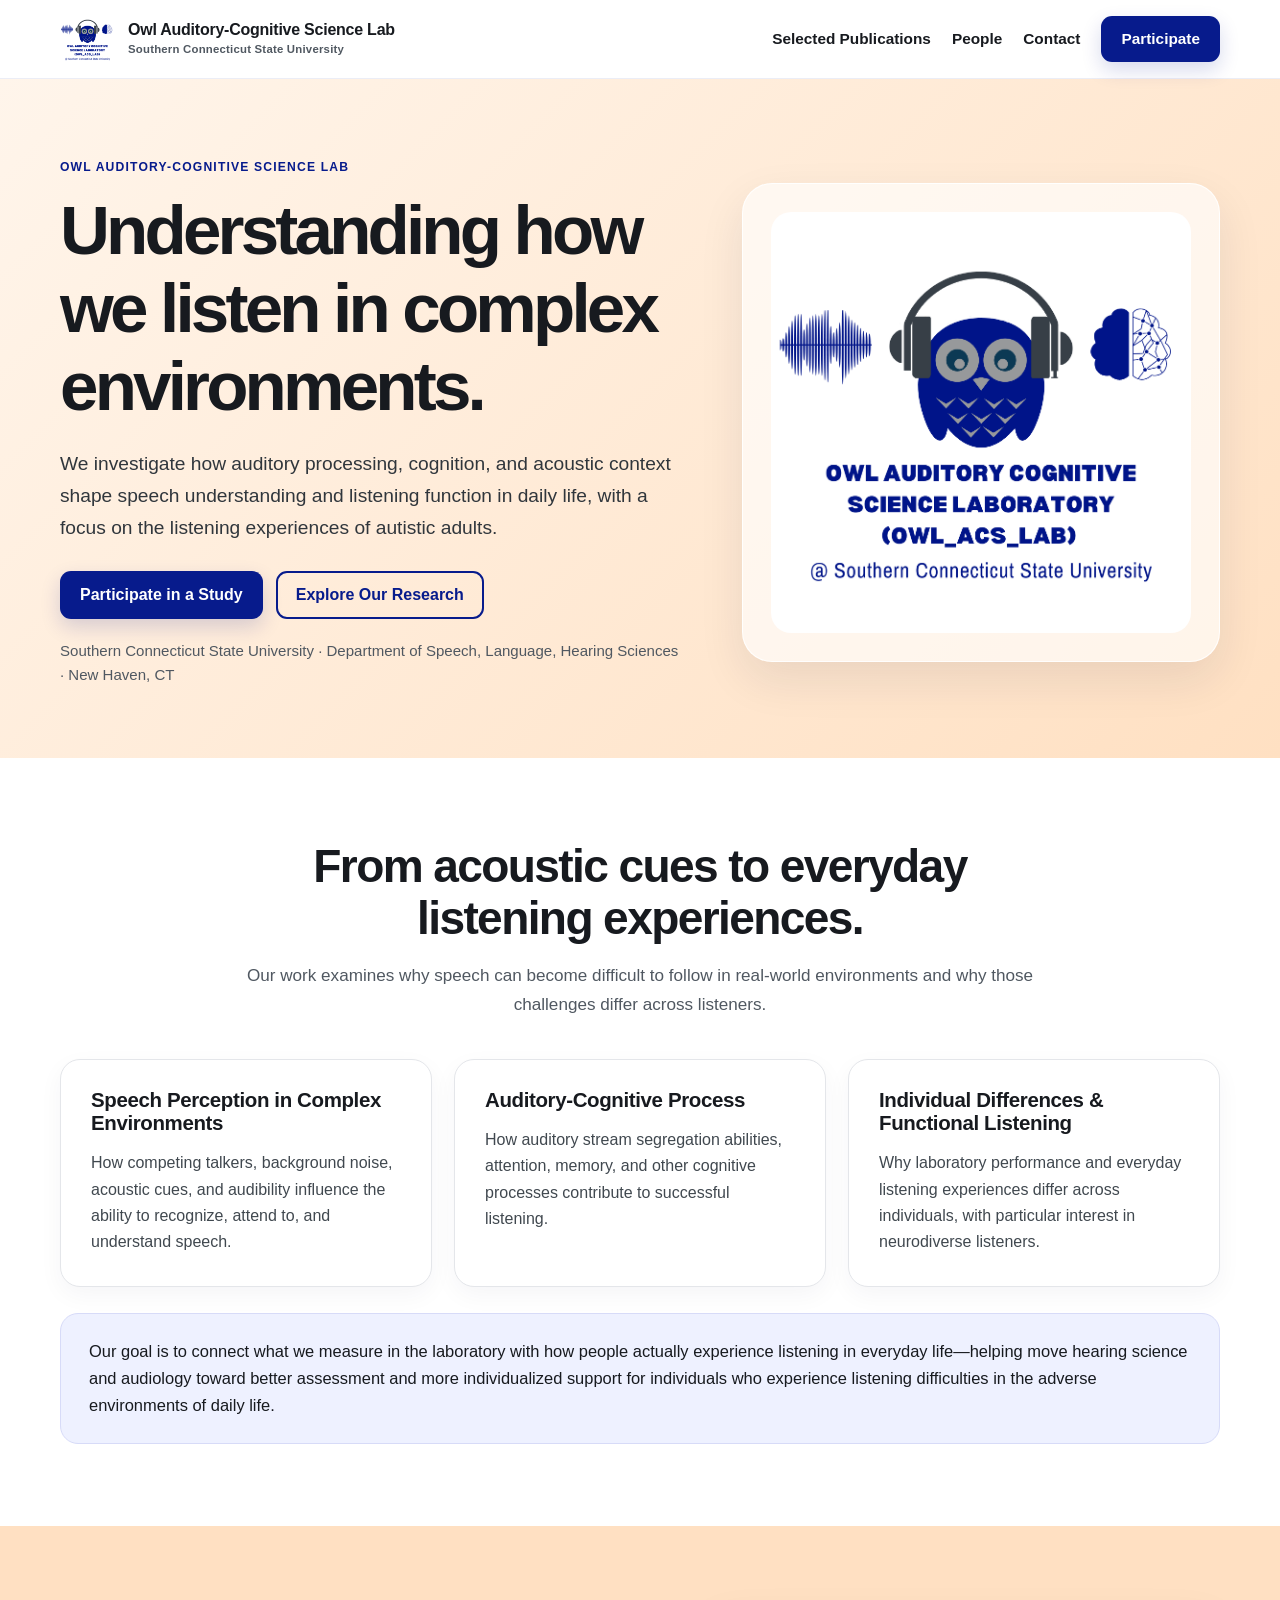
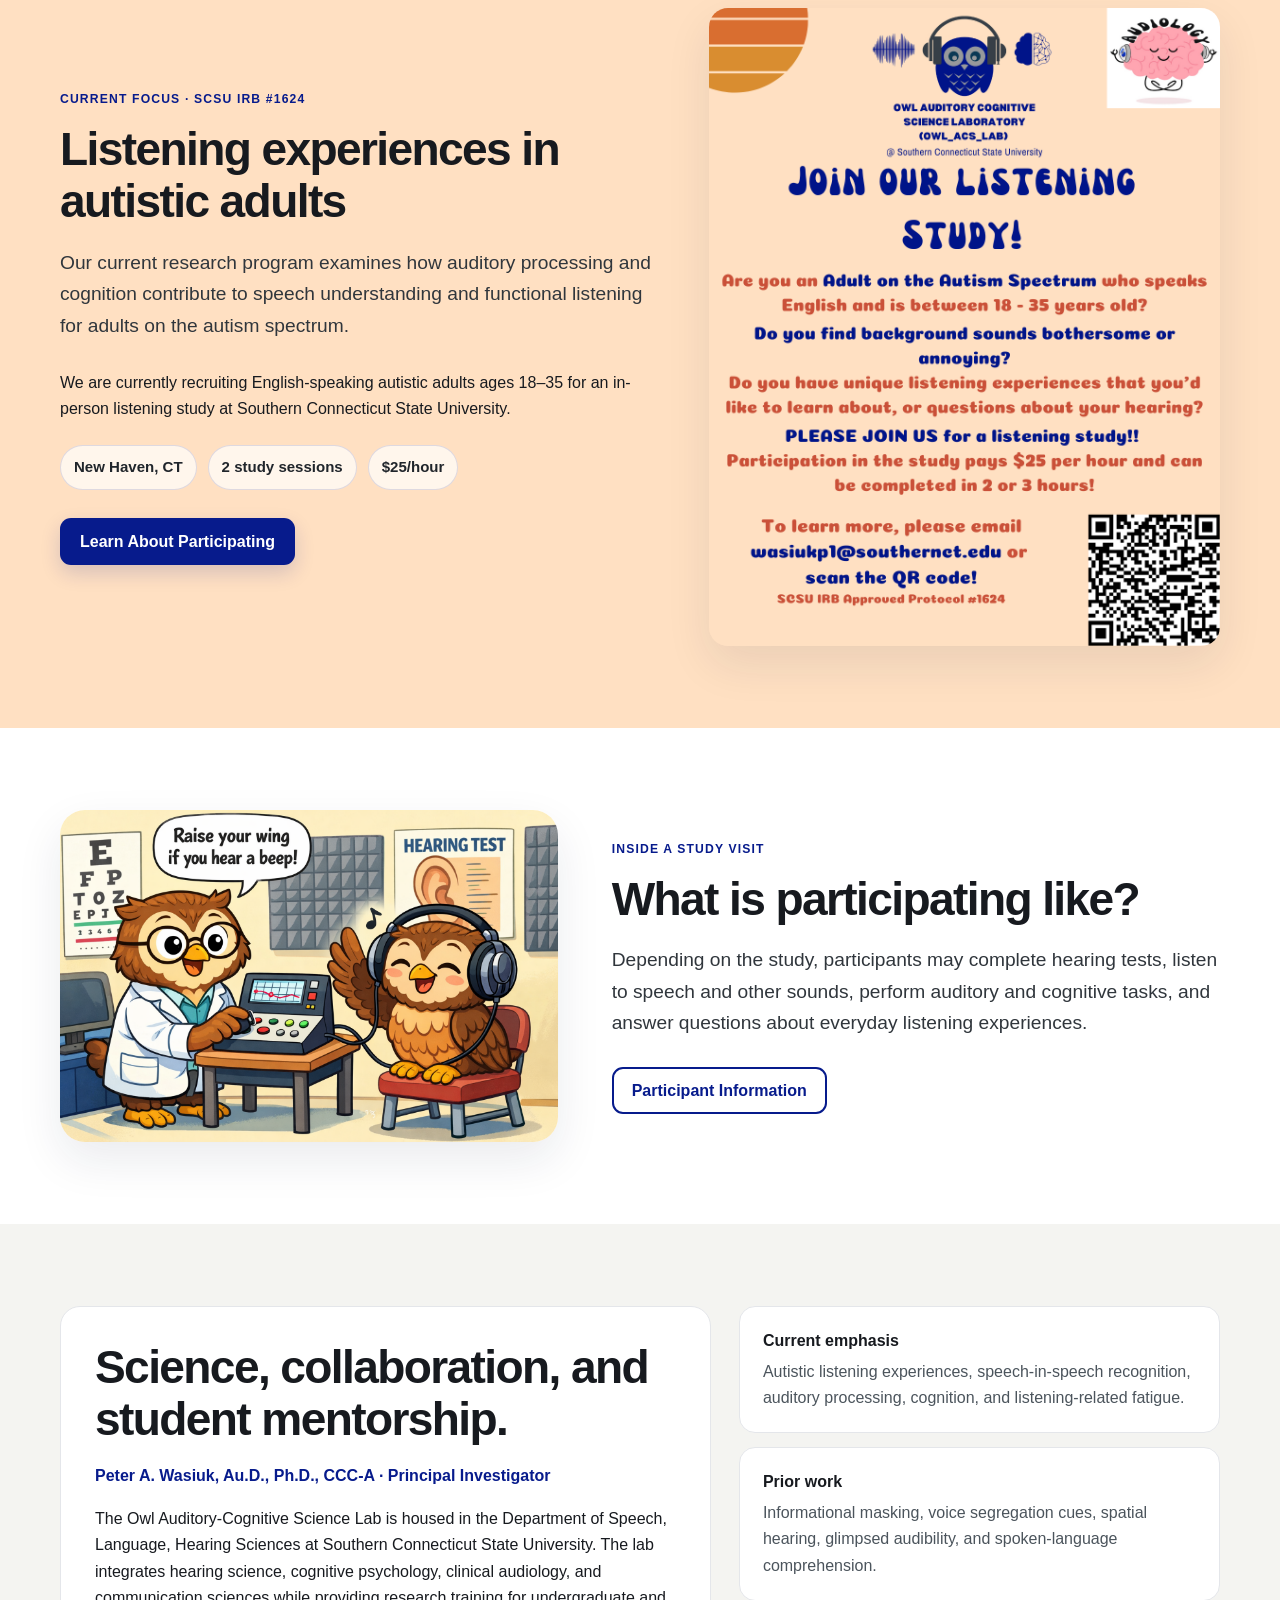
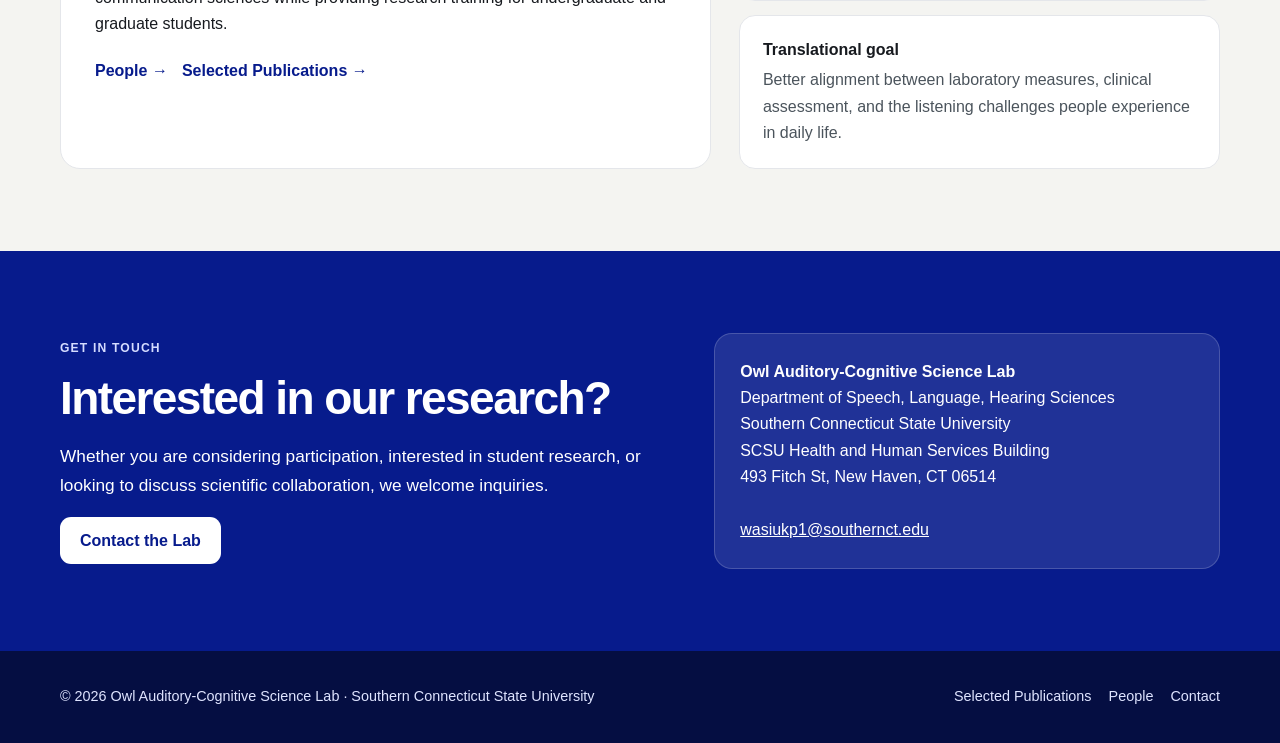
<file: index.html>
<!doctype html>
<html lang="en">
<head>
  <meta charset="utf-8">
  <meta name="viewport" content="width=device-width, initial-scale=1">
  <meta name="description" content="The Owl Auditory-Cognitive Science Lab at Southern Connecticut State University studies speech understanding, auditory processing, cognition, and everyday listening, with a current focus on autistic adults.">
  <title>Owl Auditory-Cognitive Science Lab | Southern Connecticut State University</title>
  <link rel="icon" type="image/png" href="assets/owl-acs-logo.png">
  <link rel="stylesheet" href="styles.css">
</head>
<body>
<header class="site-header"><div class="container nav">
  <a class="brand" href="./"><img src="assets/owl-acs-logo.png" alt="Owl Auditory-Cognitive Science Lab logo"><span class="brand-text">Owl Auditory-Cognitive Science Lab<small>Southern Connecticut State University</small></span></a>
  <nav class="nav-links" aria-label="Primary navigation"><a href="publications/">Selected Publications</a><a href="people/">People</a><a href="contact/">Contact</a><a class="btn btn-primary" href="contact/#interest-form">Participate</a></nav>
</div></header>
<main>
<section class="hero"><div class="container hero-grid">
  <div><div class="eyebrow">Owl Auditory-Cognitive Science Lab</div>
    <h1>Understanding how we listen in complex environments.</h1>
    <p class="lede">We investigate how auditory processing, cognition, and acoustic context shape speech understanding and listening function in daily life, with a focus on the listening experiences of autistic adults.</p>
    <div class="hero-actions"><a class="btn btn-primary" href="contact/">Participate in a Study</a><a class="btn btn-secondary" href="#research">Explore Our Research</a></div>
    <div class="affiliation">Southern Connecticut State University · Department of Speech, Language, Hearing Sciences · New Haven, CT</div>
  </div>
  <div class="hero-art"><img src="assets/owl-acs-logo.png" alt="Owl wearing headphones between a sound waveform and brain graphic"></div>
</div></section>

<section class="section section-white" id="research"><div class="container">
  <div class="section-heading"><h2>From acoustic cues to everyday listening experiences.</h2><p>Our work examines why speech can become difficult to follow in real-world environments and why those challenges differ across listeners.</p></div>
  <div class="cards">
    <article class="card"><h3>Speech Perception in Complex Environments</h3><p>How competing talkers, background noise, acoustic cues, and audibility influence the ability to recognize, attend to, and understand speech.</p></article>
    <article class="card"><h3>Auditory-Cognitive Process</h3><p>How auditory stream segregation abilities, attention, memory, and other cognitive processes contribute to successful listening.</p></article>
    <article class="card"><h3>Individual Differences &amp; Functional Listening</h3><p>Why laboratory performance and everyday listening experiences differ across individuals, with particular interest in neurodiverse listeners.</p></article>
  </div>
  <div class="why-strip why-strip-simple"><span>Our goal is to connect what we measure in the laboratory with how people actually experience listening in everyday life—helping move hearing science and audiology toward better assessment and more individualized support for individuals who experience listening difficulties in the adverse environments of daily life.</span></div>
</div></section>

<section class="section section-peach"><div class="container study-grid">
  <div><div class="eyebrow">Current focus · SCSU IRB #1624</div><h2>Listening experiences in autistic adults</h2>
    <p class="lede">Our current research program examines how auditory processing and cognition contribute to speech understanding and functional listening for adults on the autism spectrum.</p>
    <p>We are currently recruiting English-speaking autistic adults ages 18–35 for an in-person listening study at Southern Connecticut State University.</p>
    <div class="quickfacts"><span class="quickfact">New Haven, CT</span><span class="quickfact">2 study sessions</span><span class="quickfact">$25/hour</span></div>
    <a class="btn btn-primary" href="contact/">Learn About Participating</a>
  </div>
  <div class="study-art"><img src="assets/current-study-flyer-2026.png" alt="Current participant recruitment flyer for autistic adults ages 18 to 35"></div>
</div></section>

<section class="section section-white"><div class="container two-col">
  <div class="illustration"><img src="assets/owl-hearing-test.png" alt="Cartoon owls completing a hearing test"></div>
  <div><div class="eyebrow">Inside a study visit</div><h2>What is participating like?</h2><p class="lede">Depending on the study, participants may complete hearing tests, listen to speech and other sounds, perform auditory and cognitive tasks, and answer questions about everyday listening experiences.</p>
    <a class="btn btn-secondary" href="contact/">Participant Information</a>
  </div>
</div></section>

<section class="section section-soft"><div class="container lab-mini">
  <div class="pi-card"><h2>Science, collaboration, and student mentorship.</h2><p class="role">Peter A. Wasiuk, Au.D., Ph.D., CCC-A · Principal Investigator</p><p>The Owl Auditory-Cognitive Science Lab is housed in the Department of Speech, Language, Hearing Sciences at Southern Connecticut State University. The lab integrates hearing science, cognitive psychology, clinical audiology, and communication sciences while providing research training for undergraduate and graduate students.</p><div class="link-row"><a href="people/">People →</a><a href="publications/">Selected Publications →</a></div></div>
  <div class="research-list"><div class="research-item"><strong>Current emphasis</strong><span>Autistic listening experiences, speech-in-speech recognition, auditory processing, cognition, and listening-related fatigue.</span></div><div class="research-item"><strong>Prior work</strong><span>Informational masking, voice segregation cues, spatial hearing, glimpsed audibility, and spoken-language comprehension.</span></div><div class="research-item"><strong>Translational goal</strong><span>Better alignment between laboratory measures, clinical assessment, and the listening challenges people experience in daily life.</span></div></div>
</div></section>

<section class="section section-navy"><div class="container contact-cta"><div><div class="eyebrow" style="color:#d5dcff">Get in touch</div><h2>Interested in our research?</h2><p style="font-size:1.08rem;max-width:720px">Whether you are considering participation, interested in student research, or looking to discuss scientific collaboration, we welcome inquiries.</p><a class="btn btn-light" href="contact/">Contact the Lab</a></div><div class="contact-details"><strong>Owl Auditory-Cognitive Science Lab</strong><br>Department of Speech, Language, Hearing Sciences<br>Southern Connecticut State University<br>SCSU Health and Human Services Building<br>493 Fitch St, New Haven, CT 06514<br><br><a href="mailto:wasiukp1@southernct.edu">wasiukp1@southernct.edu</a></div></div></section>
</main>
<footer><div class="container footer-grid"><div>© 2026 Owl Auditory-Cognitive Science Lab · Southern Connecticut State University</div><div class="footer-links"><a href="publications/">Selected Publications</a><a href="people/">People</a><a href="contact/">Contact</a></div></div></footer>
</body></html>
</file>
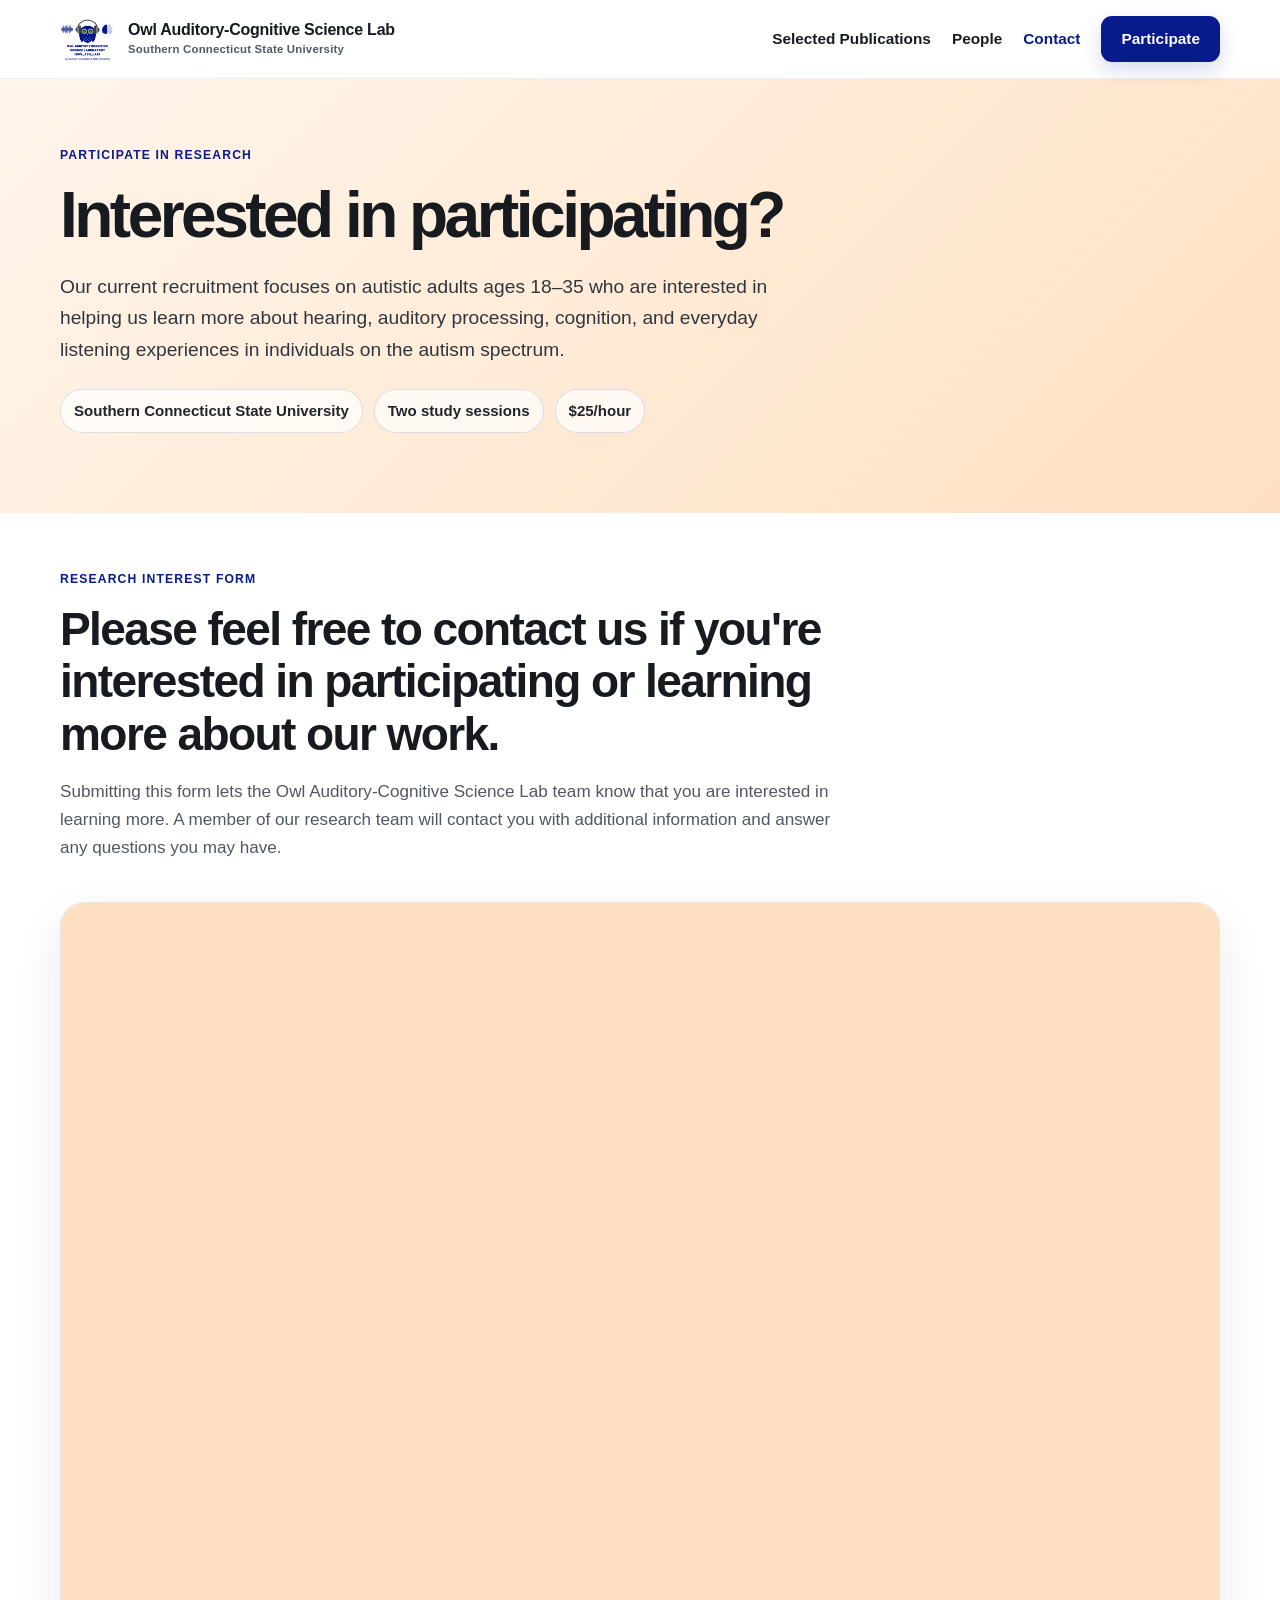
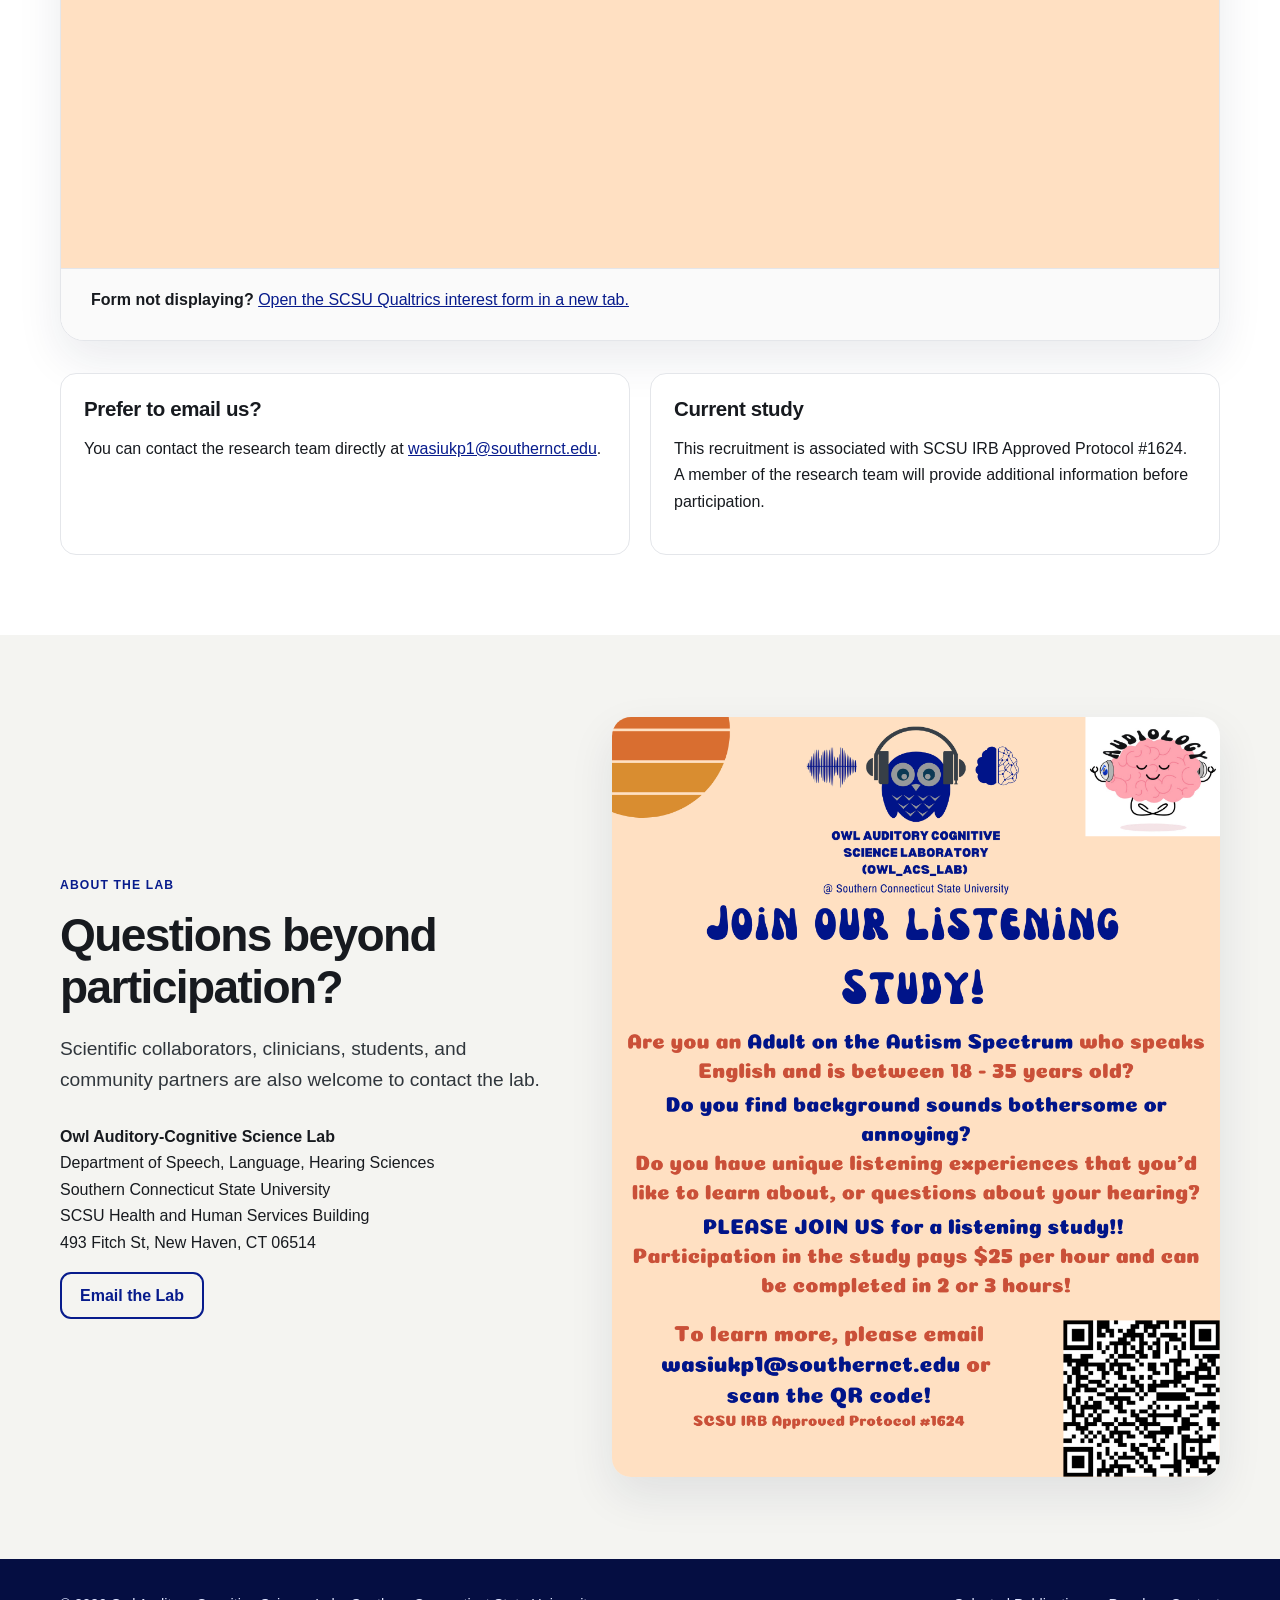
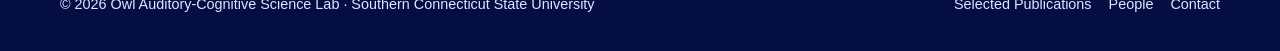
<file: contact/index.html>
<!doctype html><html lang="en"><head><meta charset="utf-8"><meta name="viewport" content="width=device-width, initial-scale=1"><meta name="description" content="Contact the Owl Auditory-Cognitive Science Lab and express interest in participating in research at Southern Connecticut State University."><title>Contact & Participate | Owl Auditory-Cognitive Science Lab</title><link rel="icon" type="image/png" href="../assets/owl-acs-logo.png"><link rel="stylesheet" href="../styles.css"></head><body>
<header class="site-header"><div class="container nav"><a class="brand" href="../"><img src="../assets/owl-acs-logo.png" alt="Owl Auditory-Cognitive Science Lab logo"><span class="brand-text">Owl Auditory-Cognitive Science Lab<small>Southern Connecticut State University</small></span></a><nav class="nav-links" aria-label="Primary navigation"><a href="../publications/">Selected Publications</a><a href="../people/">People</a><a href="./" aria-current="page">Contact</a><a class="btn btn-primary" href="#interest-form">Participate</a></nav></div></header>
<main><section class="page-hero"><div class="container"><div class="eyebrow">Participate in research</div><h1>Interested in participating?</h1><p class="lede">Our current recruitment focuses on autistic adults ages 18–35 who are interested in helping us learn more about hearing, auditory processing, cognition, and everyday listening experiences in individuals on the autism spectrum.</p><div class="quickfacts"><span class="quickfact">Southern Connecticut State University</span><span class="quickfact">Two study sessions</span><span class="quickfact">$25/hour</span></div></div></section>
<section class="form-wrap" id="interest-form"><div class="container"><div class="section-heading left"><div class="eyebrow">Research interest form</div><h2>Please feel free to contact us if you're interested in participating or learning more about our work.</h2><p>Submitting this form lets the Owl Auditory-Cognitive Science Lab team know that you are interested in learning more. A member of our research team will contact you with additional information and answer any questions you may have.</p></div>
<div class="form-card"><iframe class="form-frame" title="OWL Auditory-Cognitive Science Lab research interest form" src="https://scsu.iad1.qualtrics.com/jfe/form/SV_3C5GVR7Ved3Ia1g" loading="lazy"></iframe><div class="fallback"><strong>Form not displaying?</strong> <a href="https://scsu.iad1.qualtrics.com/jfe/form/SV_3C5GVR7Ved3Ia1g" target="_blank" rel="noopener">Open the SCSU Qualtrics interest form in a new tab.</a></div></div>
<div class="info-grid"><div class="info-box"><h3>Prefer to email us?</h3><p>You can contact the research team directly at <a href="mailto:wasiukp1@southernct.edu">wasiukp1@southernct.edu</a>.</p></div><div class="info-box"><h3>Current study</h3><p>This recruitment is associated with SCSU IRB Approved Protocol #1624. A member of the research team will provide additional information before participation.</p></div></div>
</div></section>
<section class="section section-soft"><div class="container two-col"><div><div class="eyebrow">About the lab</div><h2>Questions beyond participation?</h2><p class="lede">Scientific collaborators, clinicians, students, and community partners are also welcome to contact the lab.</p><p><strong>Owl Auditory-Cognitive Science Lab</strong><br>Department of Speech, Language, Hearing Sciences<br>Southern Connecticut State University<br>SCSU Health and Human Services Building<br>493 Fitch St, New Haven, CT 06514</p><a class="btn btn-secondary" href="mailto:wasiukp1@southernct.edu">Email the Lab</a></div><div class="study-art"><img src="../assets/current-study-flyer-2026.png" alt="Current recruitment flyer for the Owl Auditory-Cognitive Science Lab"></div></div></section>
</main><footer><div class="container footer-grid"><div>© 2026 Owl Auditory-Cognitive Science Lab · Southern Connecticut State University</div><div class="footer-links"><a href="../publications/">Selected Publications</a><a href="../people/">People</a><a href="./">Contact</a></div></div></footer></body></html>
</file>
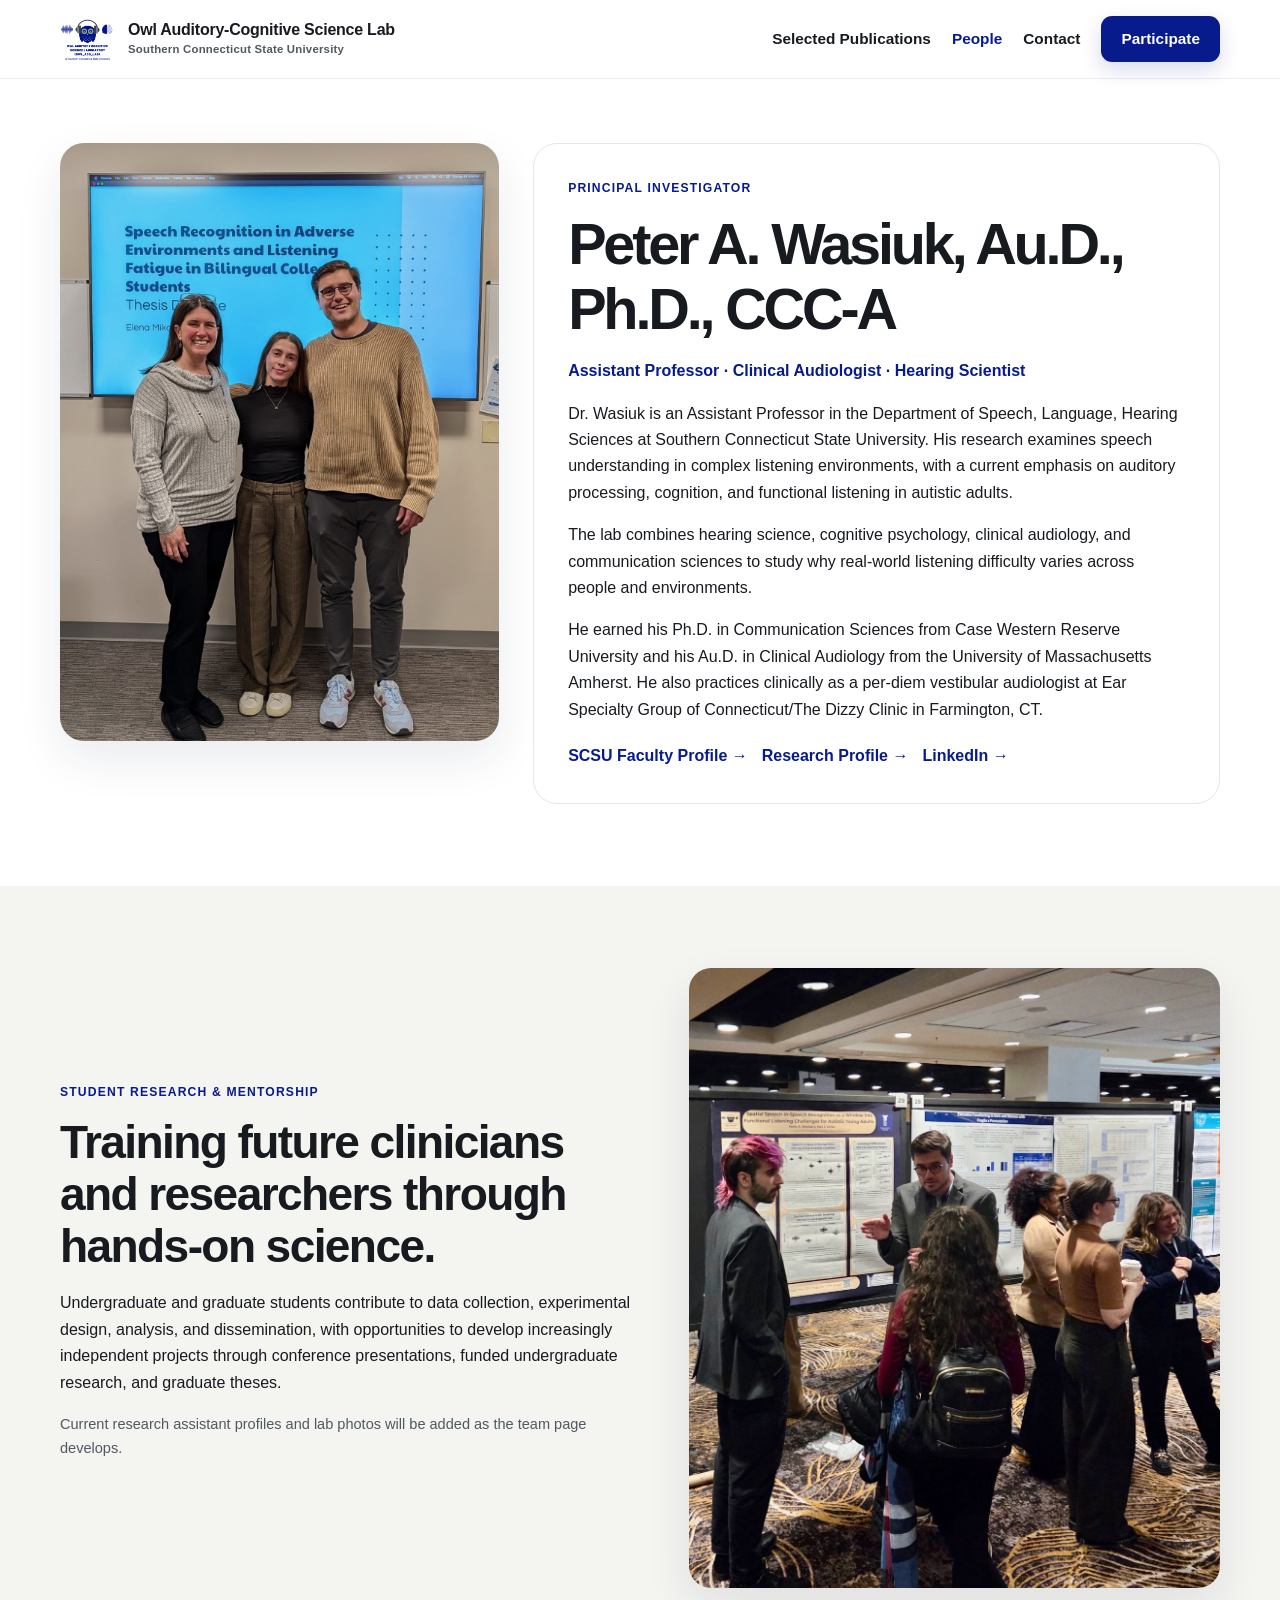
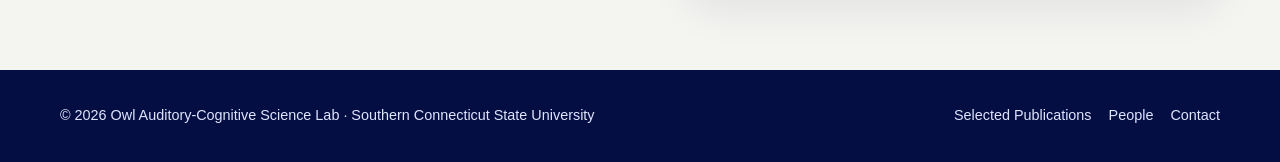
<file: people/index.html>
<!doctype html>
<html lang="en"><head><meta charset="utf-8"><meta name="viewport" content="width=device-width, initial-scale=1"><meta name="description" content="People and mentorship in the Owl Auditory-Cognitive Science Lab at Southern Connecticut State University."><title>People | Owl Auditory-Cognitive Science Lab</title><link rel="icon" type="image/png" href="../assets/owl-acs-logo.png"><link rel="stylesheet" href="../styles.css"></head><body>
<header class="site-header"><div class="container nav"><a class="brand" href="../"><img src="../assets/owl-acs-logo.png" alt="Owl Auditory-Cognitive Science Lab logo"><span class="brand-text">Owl Auditory-Cognitive Science Lab<small>Southern Connecticut State University</small></span></a><nav class="nav-links" aria-label="Primary navigation"><a href="../publications/">Selected Publications</a><a href="./" aria-current="page">People</a><a href="../contact/">Contact</a><a class="btn btn-primary" href="../contact/#interest-form">Participate</a></nav></div></header>
<main>
<section class="section section-white people-intro"><div class="container person-grid">
  <div class="person-photo"><img src="../assets/peter-student-research.jpg" alt="Peter Wasiuk with a student following a research presentation at Southern Connecticut State University"></div>
  <article class="person-copy"><div class="eyebrow">Principal investigator</div><h1 class="person-name">Peter A. Wasiuk, Au.D., Ph.D., CCC-A</h1><p class="role">Assistant Professor · Clinical Audiologist · Hearing Scientist</p><p>Dr. Wasiuk is an Assistant Professor in the Department of Speech, Language, Hearing Sciences at Southern Connecticut State University. His research examines speech understanding in complex listening environments, with a current emphasis on auditory processing, cognition, and functional listening in autistic adults.</p><p>The lab combines hearing science, cognitive psychology, clinical audiology, and communication sciences to study why real-world listening difficulty varies across people and environments.</p><p>He earned his Ph.D. in Communication Sciences from Case Western Reserve University and his Au.D. in Clinical Audiology from the University of Massachusetts Amherst. He also practices clinically as a per-diem vestibular audiologist at Ear Specialty Group of Connecticut/The Dizzy Clinic in Farmington, CT.</p><div class="link-row profile-links"><a href="https://www.southernct.edu/directory/wasiukp1" target="_blank" rel="noopener">SCSU Faculty Profile →</a><a href="https://southernct.elsevierpure.com/en/persons/peter-wasiuk/" target="_blank" rel="noopener">Research Profile →</a><a href="https://www.linkedin.com/in/peter-wasiuk/" target="_blank" rel="noopener">LinkedIn →</a></div></article>
</div></section>
<section class="section section-soft"><div class="container mentorship-simple">
  <div><div class="eyebrow">Student research &amp; mentorship</div><h2>Training future clinicians and researchers through hands-on science.</h2><p>Undergraduate and graduate students contribute to data collection, experimental design, analysis, and dissemination, with opportunities to develop increasingly independent projects through conference presentations, funded undergraduate research, and graduate theses.</p><p class="small">Current research assistant profiles and lab photos will be added as the team page develops.</p></div>
  <div class="secondary-photo"><img src="../assets/peter-conference-poster.jpg" alt="Peter Wasiuk discussing lab research at a scientific poster session"></div>
</div></section>
</main><footer><div class="container footer-grid"><div>© 2026 Owl Auditory-Cognitive Science Lab · Southern Connecticut State University</div><div class="footer-links"><a href="../publications/">Selected Publications</a><a href="./">People</a><a href="../contact/">Contact</a></div></div></footer></body></html>
</file>
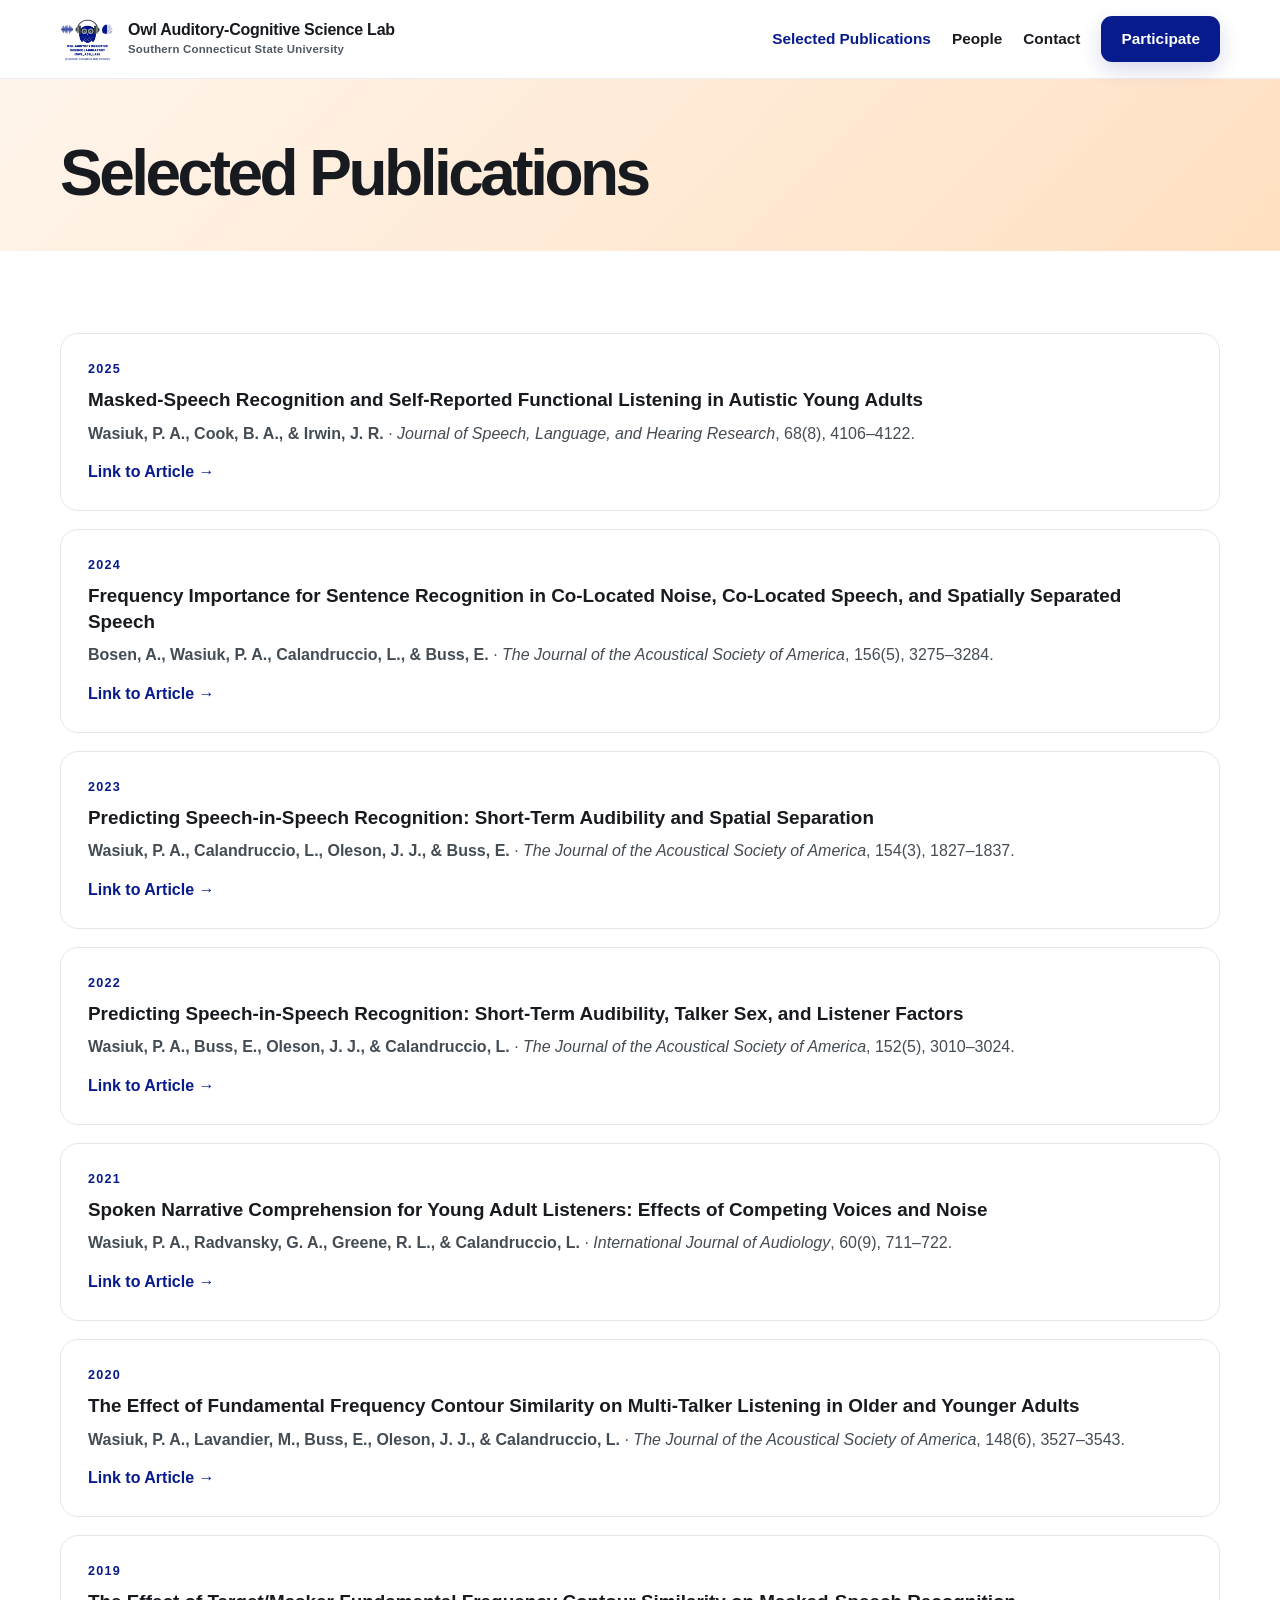
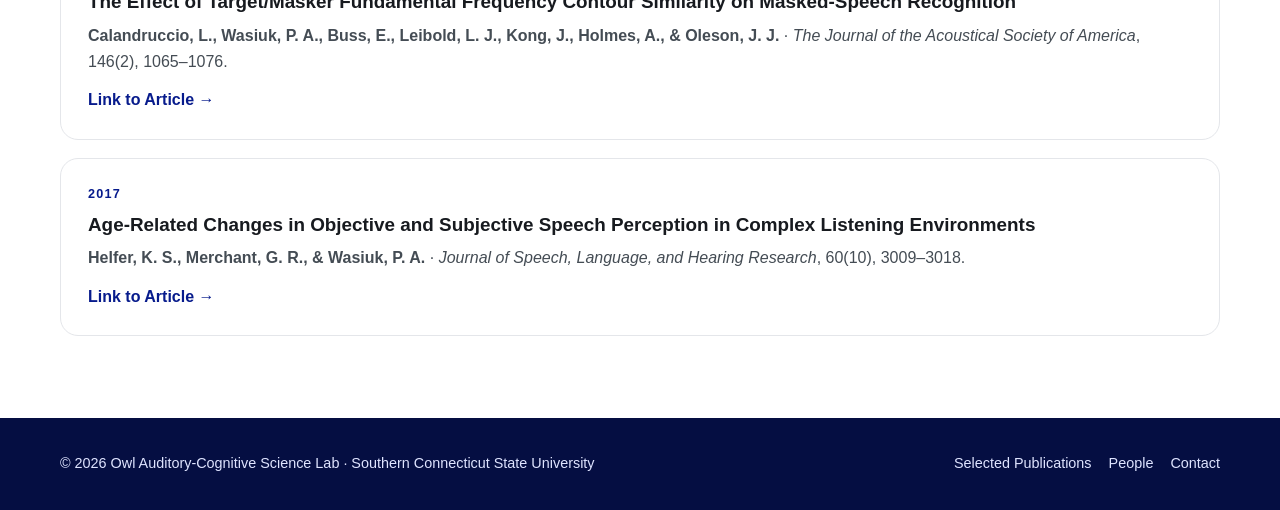
<file: publications/index.html>
<!doctype html>
<html lang="en"><head><meta charset="utf-8"><meta name="viewport" content="width=device-width, initial-scale=1"><meta name="description" content="Selected publications from the Owl Auditory-Cognitive Science Lab and Peter A. Wasiuk."><title>Selected Publications | Owl Auditory-Cognitive Science Lab</title><link rel="icon" type="image/png" href="../assets/owl-acs-logo.png"><link rel="stylesheet" href="../styles.css"></head><body>
<header class="site-header"><div class="container nav"><a class="brand" href="../"><img src="../assets/owl-acs-logo.png" alt="Owl Auditory-Cognitive Science Lab logo"><span class="brand-text">Owl Auditory-Cognitive Science Lab<small>Southern Connecticut State University</small></span></a><nav class="nav-links" aria-label="Primary navigation"><a href="./" aria-current="page">Selected Publications</a><a href="../people/">People</a><a href="../contact/">Contact</a><a class="btn btn-primary" href="../contact/#interest-form">Participate</a></nav></div></header>
<main>
<section class="page-hero page-hero-simple"><div class="container"><h1>Selected Publications</h1></div></section>
<section class="section section-white"><div class="container"><div class="publications">
<article class="pub"><div class="pub-year">2025</div><div class="pub-title">Masked-Speech Recognition and Self-Reported Functional Listening in Autistic Young Adults</div><div class="pub-meta"><strong>Wasiuk, P. A., Cook, B. A., &amp; Irwin, J. R.</strong> · <em>Journal of Speech, Language, and Hearing Research</em>, 68(8), 4106–4122.</div><a href="https://doi.org/10.1044/2025_JSLHR-24-00791" target="_blank" rel="noopener">Link to Article →</a></article>
<article class="pub"><div class="pub-year">2024</div><div class="pub-title">Frequency Importance for Sentence Recognition in Co-Located Noise, Co-Located Speech, and Spatially Separated Speech</div><div class="pub-meta"><strong>Bosen, A., Wasiuk, P. A., Calandruccio, L., &amp; Buss, E.</strong> · <em>The Journal of the Acoustical Society of America</em>, 156(5), 3275–3284.</div><a href="https://doi.org/10.1121/10.0034412" target="_blank" rel="noopener">Link to Article →</a></article>
<article class="pub"><div class="pub-year">2023</div><div class="pub-title">Predicting Speech-in-Speech Recognition: Short-Term Audibility and Spatial Separation</div><div class="pub-meta"><strong>Wasiuk, P. A., Calandruccio, L., Oleson, J. J., &amp; Buss, E.</strong> · <em>The Journal of the Acoustical Society of America</em>, 154(3), 1827–1837.</div><a href="https://doi.org/10.1121/10.0021069" target="_blank" rel="noopener">Link to Article →</a></article>
<article class="pub"><div class="pub-year">2022</div><div class="pub-title">Predicting Speech-in-Speech Recognition: Short-Term Audibility, Talker Sex, and Listener Factors</div><div class="pub-meta"><strong>Wasiuk, P. A., Buss, E., Oleson, J. J., &amp; Calandruccio, L.</strong> · <em>The Journal of the Acoustical Society of America</em>, 152(5), 3010–3024.</div><a href="https://doi.org/10.1121/10.0015228" target="_blank" rel="noopener">Link to Article →</a></article>
<article class="pub"><div class="pub-year">2021</div><div class="pub-title">Spoken Narrative Comprehension for Young Adult Listeners: Effects of Competing Voices and Noise</div><div class="pub-meta"><strong>Wasiuk, P. A., Radvansky, G. A., Greene, R. L., &amp; Calandruccio, L.</strong> · <em>International Journal of Audiology</em>, 60(9), 711–722.</div><a href="https://doi.org/10.1080/14992027.2021.1878397" target="_blank" rel="noopener">Link to Article →</a></article>
<article class="pub"><div class="pub-year">2020</div><div class="pub-title">The Effect of Fundamental Frequency Contour Similarity on Multi-Talker Listening in Older and Younger Adults</div><div class="pub-meta"><strong>Wasiuk, P. A., Lavandier, M., Buss, E., Oleson, J. J., &amp; Calandruccio, L.</strong> · <em>The Journal of the Acoustical Society of America</em>, 148(6), 3527–3543.</div><a href="https://doi.org/10.1121/10.0002661" target="_blank" rel="noopener">Link to Article →</a></article>
<article class="pub"><div class="pub-year">2019</div><div class="pub-title">The Effect of Target/Masker Fundamental Frequency Contour Similarity on Masked-Speech Recognition</div><div class="pub-meta"><strong>Calandruccio, L., Wasiuk, P. A., Buss, E., Leibold, L. J., Kong, J., Holmes, A., &amp; Oleson, J. J.</strong> · <em>The Journal of the Acoustical Society of America</em>, 146(2), 1065–1076.</div><a href="https://doi.org/10.1121/1.5121314" target="_blank" rel="noopener">Link to Article →</a></article>
<article class="pub"><div class="pub-year">2017</div><div class="pub-title">Age-Related Changes in Objective and Subjective Speech Perception in Complex Listening Environments</div><div class="pub-meta"><strong>Helfer, K. S., Merchant, G. R., &amp; Wasiuk, P. A.</strong> · <em>Journal of Speech, Language, and Hearing Research</em>, 60(10), 3009–3018.</div><a href="https://doi.org/10.1044/2017_JSLHR-H-17-0030" target="_blank" rel="noopener">Link to Article →</a></article>
</div></div></section>
</main><footer><div class="container footer-grid"><div>© 2026 Owl Auditory-Cognitive Science Lab · Southern Connecticut State University</div><div class="footer-links"><a href="./">Selected Publications</a><a href="../people/">People</a><a href="../contact/">Contact</a></div></div></footer></body></html>
</file>
<file: styles.css>
:root {
  --owl-blue: #071b8c;
  --owl-blue-dark: #04115f;
  --owl-blue-soft: #eef1ff;
  --peach: #ffe0c2;
  --peach-soft: #fff5eb;
  --orange: #ad472f;
  --ink: #171a1f;
  --muted: #505861;
  --paper: #fbfaf8;
  --white: #ffffff;
  --border: #e4e6ea;
  --shadow: 0 18px 46px rgba(21, 29, 67, .09);
  --radius: 20px;
  --max: 1160px;
}
* { box-sizing: border-box; }
html { scroll-behavior: smooth; }
body {
  margin: 0;
  font-family: Inter, Aptos, "Helvetica Neue", Arial, sans-serif;
  color: var(--ink);
  background: var(--paper);
  line-height: 1.65;
  -webkit-font-smoothing: antialiased;
}
a { color: var(--owl-blue); }
img { max-width: 100%; }
.container { width: min(var(--max), calc(100% - 40px)); margin: 0 auto; }
.site-header {
  position: sticky; top: 0; z-index: 30;
  background: rgba(255,255,255,.95);
  border-bottom: 1px solid rgba(7,27,140,.08);
  backdrop-filter: blur(14px);
}
.nav { min-height: 78px; display:flex; align-items:center; justify-content:space-between; gap:24px; }
.brand { display:flex; align-items:center; gap:13px; text-decoration:none; color:var(--ink); font-weight:800; letter-spacing:-.015em; }
.brand img { width:55px; height:55px; object-fit:contain; border-radius:10px; }
.brand-text { line-height:1.18; }
.brand-text small { display:block; color:var(--muted); font-size:.71rem; font-weight:650; letter-spacing:.02em; margin-top:3px; }
.nav-links { display:flex; align-items:center; gap:21px; }
.nav-links a { text-decoration:none; font-size:.96rem; font-weight:700; color:var(--ink); }
.nav-links a:hover, .nav-links a[aria-current="page"] { color:var(--owl-blue); }
.btn { display:inline-flex; align-items:center; justify-content:center; gap:8px; border-radius:11px; padding:12px 18px; text-decoration:none; font-weight:800; border:2px solid transparent; transition:.18s ease; line-height:1.2; }
.btn-primary { background:var(--owl-blue); color:var(--white)!important; box-shadow:0 8px 20px rgba(7,27,140,.16); }
.btn-primary:hover { background:var(--owl-blue-dark); transform:translateY(-1px); }
.btn-secondary { border-color:var(--owl-blue); color:var(--owl-blue)!important; background:transparent; }
.btn-secondary:hover { background:var(--owl-blue-soft); }
.btn-light { background:var(--white); color:var(--owl-blue)!important; }
.hero { background:linear-gradient(135deg, var(--peach-soft), var(--peach)); padding:78px 0 70px; overflow:hidden; }
.hero-grid { display:grid; grid-template-columns:1.13fr .87fr; align-items:center; gap:60px; }
.eyebrow { color:var(--owl-blue); font-weight:850; letter-spacing:.095em; text-transform:uppercase; font-size:.76rem; margin-bottom:14px; }
h1,h2,h3,h4 { line-height:1.13; color:var(--ink); margin-top:0; }
h1 { font-size:clamp(3rem,5.4vw,5.15rem); letter-spacing:-.055em; margin-bottom:23px; }
h2 { font-size:clamp(2rem,3.6vw,3rem); letter-spacing:-.035em; margin-bottom:18px; }
h3 { font-size:1.28rem; letter-spacing:-.018em; margin-bottom:11px; }
h4 { font-size:1.05rem; margin-bottom:7px; }
.lede { font-size:1.2rem; max-width:760px; color:#30363c; margin-bottom:28px; }
.hero-actions { display:flex; flex-wrap:wrap; gap:13px; margin-bottom:20px; }
.affiliation { font-size:.94rem; color:var(--muted); }
.hero-art { background:rgba(255,255,255,.64); border:1px solid rgba(255,255,255,.9); border-radius:30px; padding:28px; box-shadow:var(--shadow); }
.hero-art img { width:100%; display:block; border-radius:20px; }
.section { padding:82px 0; }
.section-white { background:var(--white); }
.section-soft { background:#f4f4f1; }
.section-peach { background:var(--peach); }
.section-blue-soft { background:var(--owl-blue-soft); }
.section-navy { background:var(--owl-blue); color:var(--white); }
.section-navy h2,.section-navy h3,.section-navy h4 { color:var(--white); }
.section-heading { max-width:790px; margin:0 auto 40px; text-align:center; }
.section-heading.left { margin-left:0; text-align:left; }
.section-heading p { color:var(--muted); font-size:1.07rem; }
.cards { display:grid; grid-template-columns:repeat(3,1fr); gap:22px; }
.card { background:var(--white); border:1px solid var(--border); border-radius:var(--radius); padding:30px; box-shadow:0 8px 25px rgba(20,29,58,.045); }
.card-number { display:inline-block; color:var(--owl-blue); font-size:.78rem; letter-spacing:.12em; font-weight:900; margin-bottom:17px; }
.card p { color:#40484f; margin-bottom:0; }
.why-strip { margin-top:26px; border:1px solid #d7dbf8; background:var(--owl-blue-soft); border-radius:18px; padding:24px 28px; display:grid; grid-template-columns:auto 1fr; gap:18px; align-items:start; }
.why-strip strong { color:var(--owl-blue); white-space:nowrap; }
.study-grid { display:grid; grid-template-columns:1.08fr .92fr; gap:50px; align-items:center; }
.quickfacts { display:flex; flex-wrap:wrap; gap:11px; margin:23px 0 28px; }
.quickfact { background:rgba(255,255,255,.69); border:1px solid rgba(7,27,140,.13); padding:9px 13px; border-radius:999px; font-weight:750; color:#20252b; font-size:.94rem; }
.study-art img { width:100%; display:block; border-radius:19px; box-shadow:var(--shadow); }
.two-col { display:grid; grid-template-columns:.9fr 1.1fr; gap:54px; align-items:center; }
.illustration { background:#fff; border-radius:25px; overflow:hidden; box-shadow:var(--shadow); }
.illustration img { width:100%; display:block; }
.checks { display:grid; gap:10px; margin:20px 0 28px; }
.check { display:flex; gap:10px; align-items:flex-start; }
.check strong { color:var(--owl-blue); }
.lab-mini { display:grid; grid-template-columns:1.15fr .85fr; gap:28px; }
.pi-card { background:var(--white); border:1px solid var(--border); border-radius:var(--radius); padding:34px; }
.pi-card .role { color:var(--owl-blue); font-weight:800; }
.link-row { display:flex; flex-wrap:wrap; gap:14px; margin-top:20px; }
.link-row a { font-weight:750; text-decoration:none; }
.research-list { display:grid; gap:14px; }
.research-item { background:var(--white); border:1px solid var(--border); border-radius:16px; padding:21px 23px; }
.research-item strong { display:block; margin-bottom:4px; }
.research-item span { color:#4b545c; }
.contact-cta { display:grid; grid-template-columns:1.1fr .9fr; gap:36px; align-items:center; }
.contact-details { background:rgba(255,255,255,.1); border:1px solid rgba(255,255,255,.18); border-radius:18px; padding:25px; }
.contact-details a { color:white; }
footer { background:#050e42; color:#dfe4ff; padding:34px 0; font-size:.9rem; }
.footer-grid { display:flex; align-items:center; justify-content:space-between; gap:20px; flex-wrap:wrap; }
.footer-links { display:flex; gap:17px; flex-wrap:wrap; }
.footer-links a { color:#dfe4ff; text-decoration:none; }
.page-hero { padding:66px 0 52px; background:linear-gradient(135deg,var(--peach-soft),var(--peach)); }
.page-hero h1 { font-size:clamp(2.7rem,5vw,4.65rem); max-width:900px; margin-bottom:16px; }
.page-hero .lede { margin-bottom:0; }
.focus-grid { display:grid; grid-template-columns:1.15fr .85fr; gap:42px; align-items:start; }
.focus-box { background:var(--owl-blue); color:white; border-radius:24px; padding:34px; box-shadow:var(--shadow); }
.focus-box h2,.focus-box h3 { color:white; }
.focus-box .eyebrow { color:#d9e0ff; }
.focus-box p { color:#f2f4ff; }
.theme-stack { display:grid; gap:14px; }
.theme { border:1px solid var(--border); border-radius:16px; background:white; padding:22px 24px; }
.theme p { margin-bottom:0; color:#46505a; }
.methods { display:grid; grid-template-columns:repeat(3,1fr); gap:18px; }
.method { border-top:4px solid var(--owl-blue); background:white; padding:23px; border-radius:12px; box-shadow:0 6px 18px rgba(20,29,58,.045); }
.method p { margin-bottom:0; color:#46505a; }
.research-path { display:grid; grid-template-columns:repeat(4,1fr); gap:14px; counter-reset:step; }
.path-step { background:white; border:1px solid var(--border); border-radius:16px; padding:22px; position:relative; }
.path-step::before { counter-increment:step; content:"0" counter(step); display:block; color:var(--owl-blue); font-weight:900; font-size:.76rem; letter-spacing:.1em; margin-bottom:12px; }
.path-step p { color:#46505a; margin-bottom:0; }
.publications { display:grid; gap:18px; }
.pub { background:white; border:1px solid var(--border); border-radius:18px; padding:25px 27px; }
.pub.featured { border-color:#c8d0ff; box-shadow:0 12px 32px rgba(7,27,140,.07); }
.pub-year { color:var(--owl-blue); font-size:.79rem; letter-spacing:.1em; font-weight:900; margin-bottom:7px; }
.pub-title { font-size:1.18rem; font-weight:850; line-height:1.35; margin-bottom:8px; }
.pub-meta { color:#444c54; margin-bottom:10px; }
.pub-summary { color:#444d56; margin:10px 0 13px; }
.pub a { font-weight:800; text-decoration:none; }
.person-grid { display:grid; grid-template-columns:.78fr 1.22fr; gap:34px; align-items:start; }
.person-mark { background:var(--peach); border-radius:24px; padding:30px; box-shadow:var(--shadow); text-align:center; }
.person-mark img { width:min(100%,330px); border-radius:18px; }
.person-copy { background:white; border:1px solid var(--border); border-radius:24px; padding:34px; }
.person-copy .role { color:var(--owl-blue); font-weight:850; }
.mentoring-grid { display:grid; grid-template-columns:repeat(2,1fr); gap:18px; }
.mentoring-card { background:white; border:1px solid var(--border); border-radius:16px; padding:23px; }
.mentoring-card p { color:#46505a; margin-bottom:0; }
.form-wrap { padding:56px 0 80px; background:var(--white); }
.form-card { border:1px solid var(--border); border-radius:24px; overflow:hidden; box-shadow:var(--shadow); background:#fff; }
.form-frame { width:100%; height:965px; border:0; display:block; background:var(--peach); }
.fallback { padding:18px 30px 26px; border-top:1px solid var(--border); background:#fafafa; }
.info-grid { display:grid; grid-template-columns:repeat(2,1fr); gap:20px; margin-top:32px; }
.info-box { border:1px solid var(--border); border-radius:16px; padding:23px; background:#fff; }
.small { font-size:.91rem; color:var(--muted); }
.note { border-left:4px solid var(--orange); padding:14px 18px; background:#fff8f2; color:#4f5962; border-radius:0 12px 12px 0; }
@media (max-width: 1000px) {
  .hero-grid,.study-grid,.two-col,.lab-mini,.contact-cta,.focus-grid,.person-grid { grid-template-columns:1fr; }
  .hero-art,.study-art,.illustration,.person-mark { max-width:650px; margin:0 auto; }
  .research-path { grid-template-columns:repeat(2,1fr); }
}
@media (max-width: 860px) {
  .nav { align-items:flex-start; padding:12px 0; flex-direction:column; gap:8px; }
  .nav-links { width:100%; overflow-x:auto; padding-bottom:3px; gap:17px; }
  .nav-links a { white-space:nowrap; }
  .cards,.methods { grid-template-columns:1fr; }
}
@media (max-width: 640px) {
  .container { width:min(100% - 28px,var(--max)); }
  .brand img { width:47px; height:47px; }
  .brand-text { font-size:.9rem; }
  .brand-text small { font-size:.65rem; }
  .nav-links { font-size:.92rem; }
  .nav-links .btn { padding:9px 12px; }
  .hero { padding:51px 0 54px; }
  h1 { font-size:clamp(2.55rem,13vw,3.8rem); }
  h2 { font-size:2.05rem; }
  .section { padding:60px 0; }
  .hero-art { padding:18px; border-radius:24px; }
  .why-strip { grid-template-columns:1fr; gap:6px; }
  .why-strip strong { white-space:normal; }
  .research-path,.mentoring-grid,.info-grid { grid-template-columns:1fr; }
  .form-frame { height:1110px; }
}

/* v0.3 simplification */
.card { padding-top: 28px; }
.card h3 { margin-top: 0; }
.people-intro { padding-top: 64px; }
.person-photo { border-radius: 24px; overflow: hidden; box-shadow: var(--shadow); background: #f4f4f1; }
.person-photo img { display:block; width:100%; height:100%; max-height:720px; object-fit:cover; object-position:center 45%; }
.person-name { font-size:clamp(2.45rem,4.5vw,4.2rem); margin-bottom:16px; }
.profile-links a { white-space:nowrap; }
.mentorship-simple { display:grid; grid-template-columns:1.05fr .95fr; gap:42px; align-items:center; }
.secondary-photo { border-radius:22px; overflow:hidden; box-shadow:var(--shadow); background:#fff; }
.secondary-photo img { display:block; width:100%; max-height:620px; object-fit:cover; object-position:center 42%; }
.page-hero-simple { padding:58px 0 42px; }
.page-hero-simple h1 { margin-bottom:0; }
.pub-meta { margin-bottom:12px; }
.pub a { display:inline-block; }
@media (max-width:1000px) {
  .mentorship-simple { grid-template-columns:1fr; }
  .person-photo,.secondary-photo { max-width:680px; margin:0 auto; }
}

/* v0.4 text refinements */
.why-strip-simple { grid-template-columns: 1fr; }
.why-strip-simple span { color: var(--ink); font-size: 1.03rem; }
</file>
